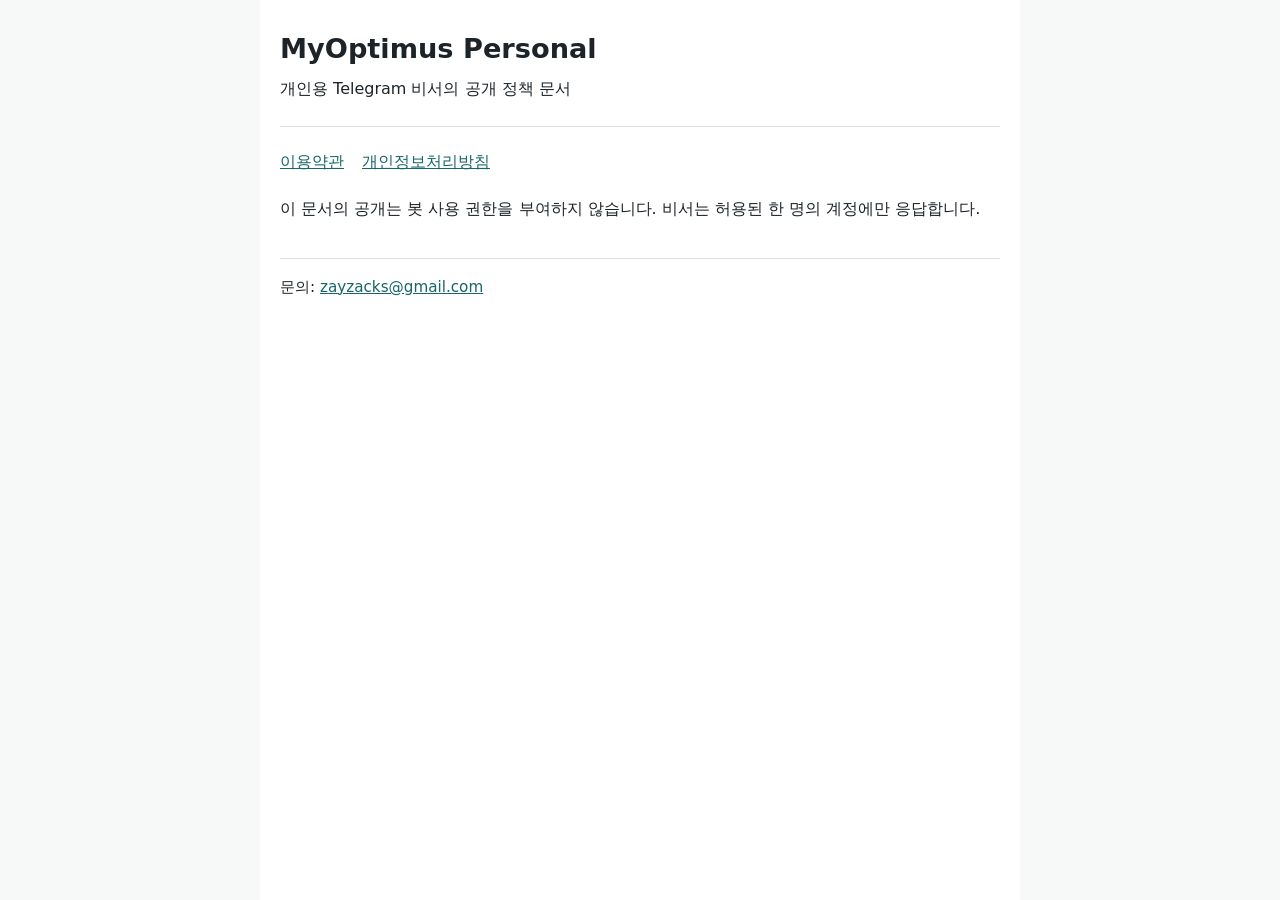
<file: index.html>
<!doctype html>
<html lang="ko">
<head>
  <meta charset="utf-8">
  <meta name="viewport" content="width=device-width, initial-scale=1">
  <title>MyOptimus Personal | 정책 안내</title>
  <link rel="stylesheet" href="style.css">
</head>
<body>
  <main>
    <header>
      <h1>MyOptimus Personal</h1>
      <p>개인용 Telegram 비서의 공개 정책 문서</p>
    </header>
    <nav aria-label="정책 문서">
      <a href="terms.html">이용약관</a>
      <a href="privacy.html">개인정보처리방침</a>
    </nav>
    <p>이 문서의 공개는 봇 사용 권한을 부여하지 않습니다. 비서는 허용된 한 명의 계정에만 응답합니다.</p>
    <footer>문의: <a href="mailto:zayzacks@gmail.com">zayzacks@gmail.com</a></footer>
  </main>
</body>
</html>
</file>
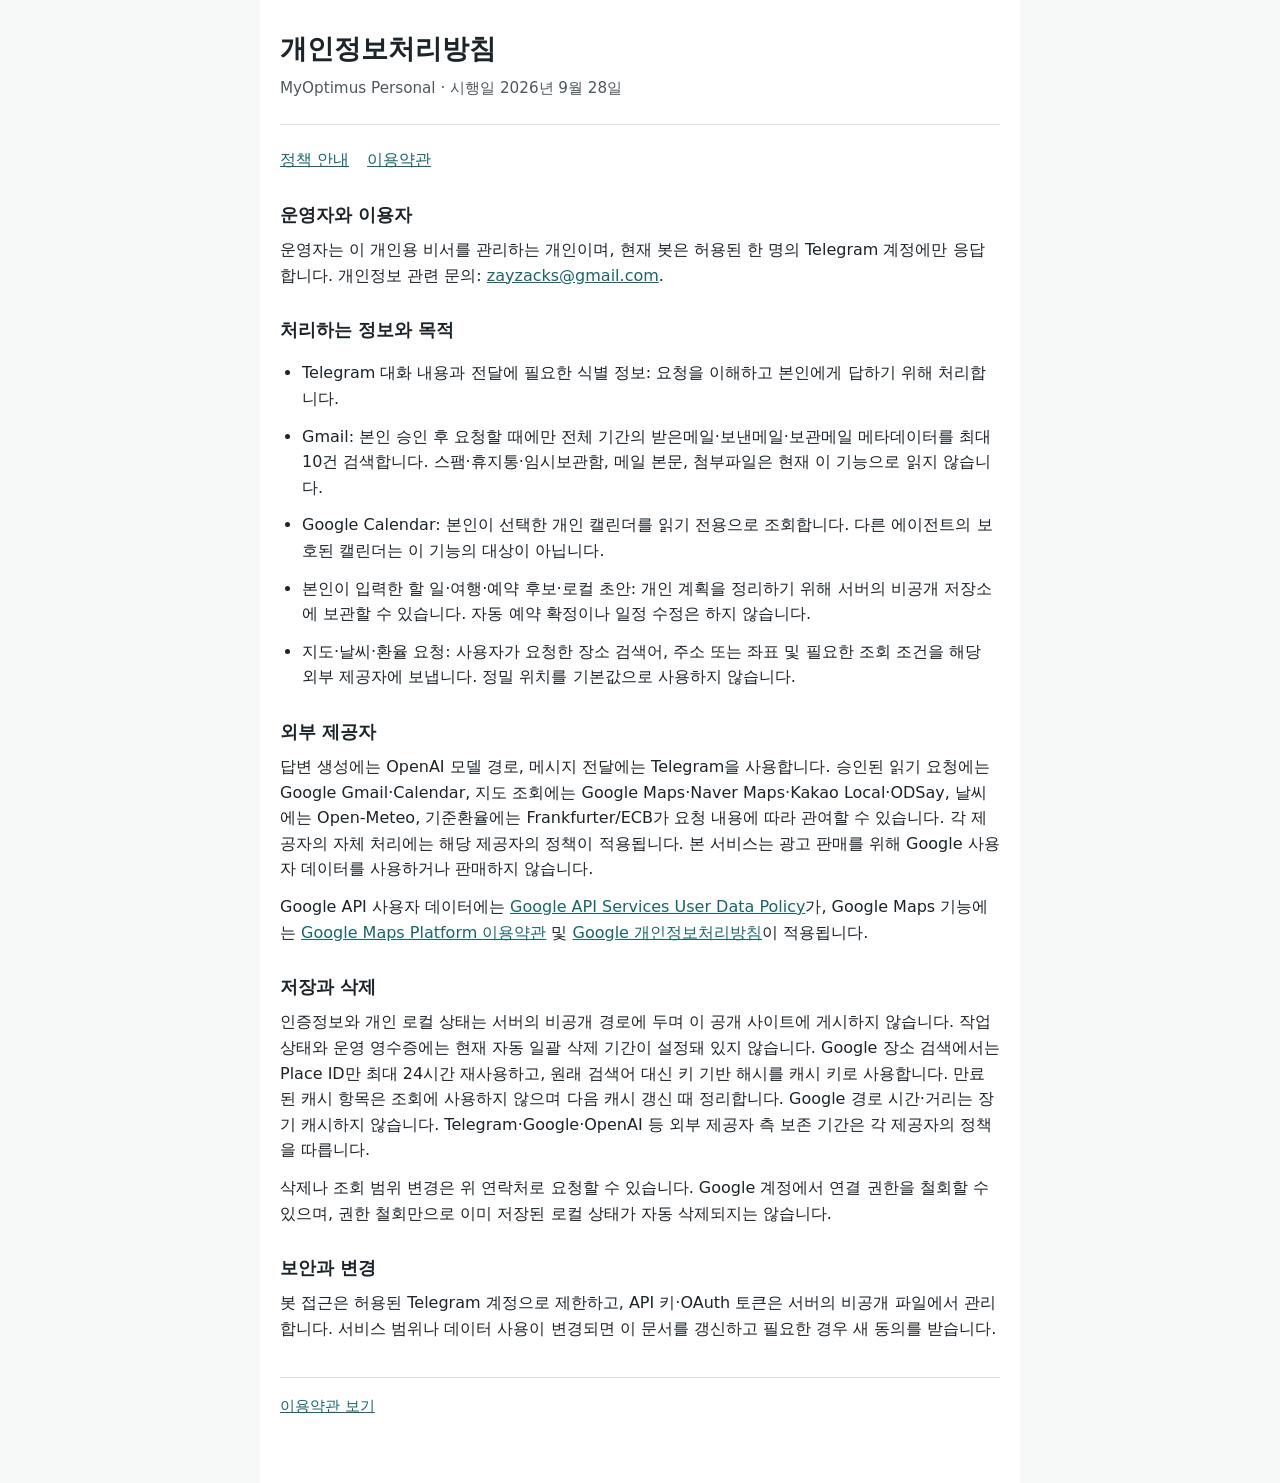
<file: privacy.html>
<!doctype html>
<html lang="ko">
<head>
  <meta charset="utf-8">
  <meta name="viewport" content="width=device-width, initial-scale=1">
  <title>개인정보처리방침 | MyOptimus Personal</title>
  <link rel="stylesheet" href="style.css">
</head>
<body>
  <main>
    <header>
      <h1>개인정보처리방침</h1>
      <p class="date">MyOptimus Personal · 시행일 2026년 9월 28일</p>
    </header>
    <nav aria-label="정책 문서"><a href="index.html">정책 안내</a><a href="terms.html">이용약관</a></nav>
    <h2>운영자와 이용자</h2>
    <p>운영자는 이 개인용 비서를 관리하는 개인이며, 현재 봇은 허용된 한 명의 Telegram 계정에만 응답합니다. 개인정보 관련 문의: <a href="mailto:zayzacks@gmail.com">zayzacks@gmail.com</a>.</p>
    <h2>처리하는 정보와 목적</h2>
    <ul>
      <li>Telegram 대화 내용과 전달에 필요한 식별 정보: 요청을 이해하고 본인에게 답하기 위해 처리합니다.</li>
      <li>Gmail: 본인 승인 후 요청할 때에만 전체 기간의 받은메일·보낸메일·보관메일 메타데이터를 최대 10건 검색합니다. 스팸·휴지통·임시보관함, 메일 본문, 첨부파일은 현재 이 기능으로 읽지 않습니다.</li>
      <li>Google Calendar: 본인이 선택한 개인 캘린더를 읽기 전용으로 조회합니다. 다른 에이전트의 보호된 캘린더는 이 기능의 대상이 아닙니다.</li>
      <li>본인이 입력한 할 일·여행·예약 후보·로컬 초안: 개인 계획을 정리하기 위해 서버의 비공개 저장소에 보관할 수 있습니다. 자동 예약 확정이나 일정 수정은 하지 않습니다.</li>
      <li>지도·날씨·환율 요청: 사용자가 요청한 장소 검색어, 주소 또는 좌표 및 필요한 조회 조건을 해당 외부 제공자에 보냅니다. 정밀 위치를 기본값으로 사용하지 않습니다.</li>
    </ul>
    <h2>외부 제공자</h2>
    <p>답변 생성에는 OpenAI 모델 경로, 메시지 전달에는 Telegram을 사용합니다. 승인된 읽기 요청에는 Google Gmail·Calendar, 지도 조회에는 Google Maps·Naver Maps·Kakao Local·ODSay, 날씨에는 Open-Meteo, 기준환율에는 Frankfurter/ECB가 요청 내용에 따라 관여할 수 있습니다. 각 제공자의 자체 처리에는 해당 제공자의 정책이 적용됩니다. 본 서비스는 광고 판매를 위해 Google 사용자 데이터를 사용하거나 판매하지 않습니다.</p>
    <p>Google API 사용자 데이터에는 <a href="https://developers.google.com/terms/api-services-user-data-policy">Google API Services User Data Policy</a>가, Google Maps 기능에는 <a href="https://cloud.google.com/maps-platform/terms">Google Maps Platform 이용약관</a> 및 <a href="https://policies.google.com/privacy">Google 개인정보처리방침</a>이 적용됩니다.</p>
    <h2>저장과 삭제</h2>
    <p>인증정보와 개인 로컬 상태는 서버의 비공개 경로에 두며 이 공개 사이트에 게시하지 않습니다. 작업 상태와 운영 영수증에는 현재 자동 일괄 삭제 기간이 설정돼 있지 않습니다. Google 장소 검색에서는 Place ID만 최대 24시간 재사용하고, 원래 검색어 대신 키 기반 해시를 캐시 키로 사용합니다. 만료된 캐시 항목은 조회에 사용하지 않으며 다음 캐시 갱신 때 정리합니다. Google 경로 시간·거리는 장기 캐시하지 않습니다. Telegram·Google·OpenAI 등 외부 제공자 측 보존 기간은 각 제공자의 정책을 따릅니다.</p>
    <p>삭제나 조회 범위 변경은 위 연락처로 요청할 수 있습니다. Google 계정에서 연결 권한을 철회할 수 있으며, 권한 철회만으로 이미 저장된 로컬 상태가 자동 삭제되지는 않습니다.</p>
    <h2>보안과 변경</h2>
    <p>봇 접근은 허용된 Telegram 계정으로 제한하고, API 키·OAuth 토큰은 서버의 비공개 파일에서 관리합니다. 서비스 범위나 데이터 사용이 변경되면 이 문서를 갱신하고 필요한 경우 새 동의를 받습니다.</p>
    <footer><a href="terms.html">이용약관 보기</a></footer>
  </main>
</body>
</html>
</file>
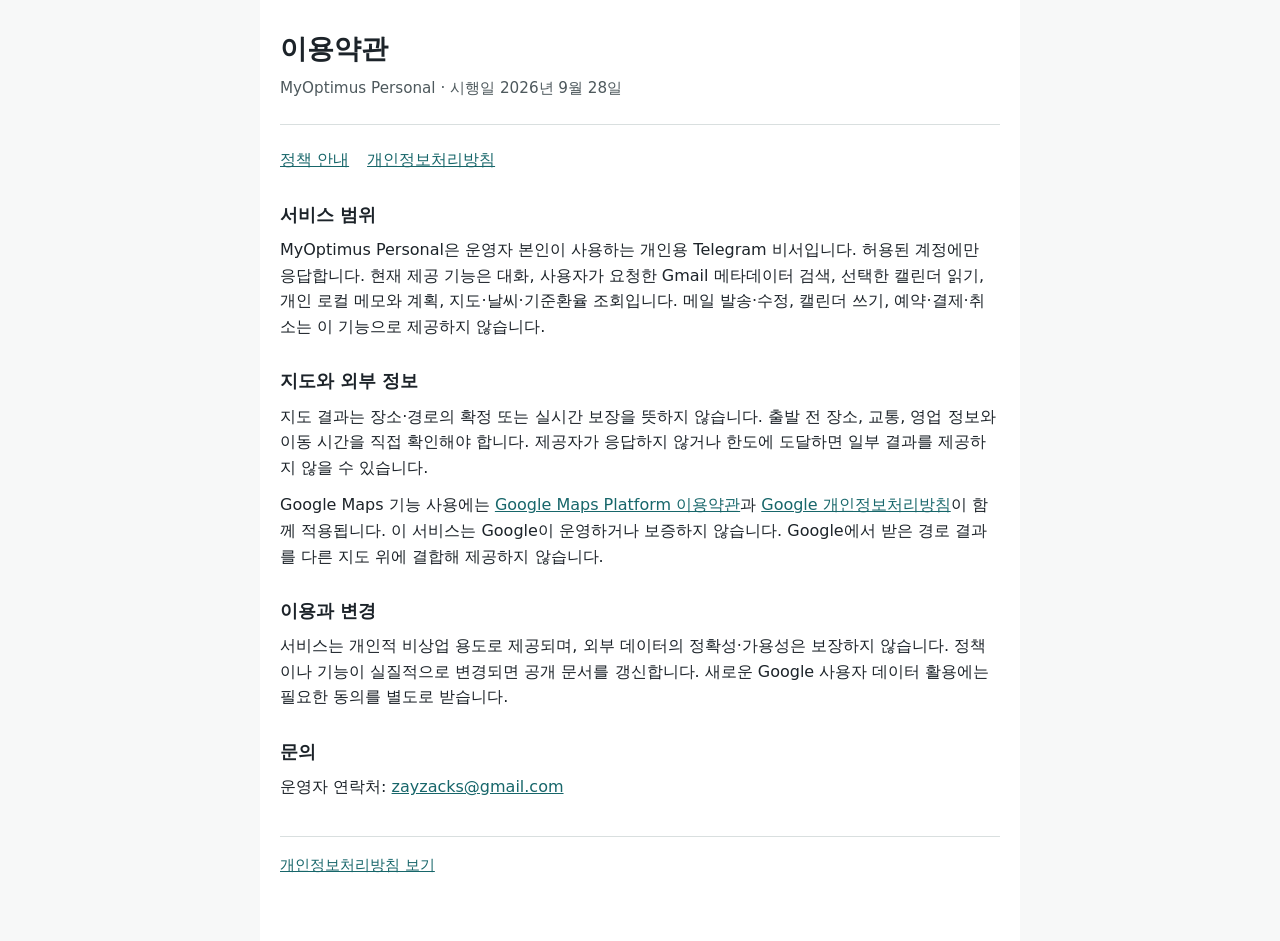
<file: terms.html>
<!doctype html>
<html lang="ko">
<head>
  <meta charset="utf-8">
  <meta name="viewport" content="width=device-width, initial-scale=1">
  <title>이용약관 | MyOptimus Personal</title>
  <link rel="stylesheet" href="style.css">
</head>
<body>
  <main>
    <header>
      <h1>이용약관</h1>
      <p class="date">MyOptimus Personal · 시행일 2026년 9월 28일</p>
    </header>
    <nav aria-label="정책 문서"><a href="index.html">정책 안내</a><a href="privacy.html">개인정보처리방침</a></nav>
    <h2>서비스 범위</h2>
    <p>MyOptimus Personal은 운영자 본인이 사용하는 개인용 Telegram 비서입니다. 허용된 계정에만 응답합니다. 현재 제공 기능은 대화, 사용자가 요청한 Gmail 메타데이터 검색, 선택한 캘린더 읽기, 개인 로컬 메모와 계획, 지도·날씨·기준환율 조회입니다. 메일 발송·수정, 캘린더 쓰기, 예약·결제·취소는 이 기능으로 제공하지 않습니다.</p>
    <h2>지도와 외부 정보</h2>
    <p>지도 결과는 장소·경로의 확정 또는 실시간 보장을 뜻하지 않습니다. 출발 전 장소, 교통, 영업 정보와 이동 시간을 직접 확인해야 합니다. 제공자가 응답하지 않거나 한도에 도달하면 일부 결과를 제공하지 않을 수 있습니다.</p>
    <p>Google Maps 기능 사용에는 <a href="https://cloud.google.com/maps-platform/terms">Google Maps Platform 이용약관</a>과 <a href="https://policies.google.com/privacy">Google 개인정보처리방침</a>이 함께 적용됩니다. 이 서비스는 Google이 운영하거나 보증하지 않습니다. Google에서 받은 경로 결과를 다른 지도 위에 결합해 제공하지 않습니다.</p>
    <h2>이용과 변경</h2>
    <p>서비스는 개인적 비상업 용도로 제공되며, 외부 데이터의 정확성·가용성은 보장하지 않습니다. 정책이나 기능이 실질적으로 변경되면 공개 문서를 갱신합니다. 새로운 Google 사용자 데이터 활용에는 필요한 동의를 별도로 받습니다.</p>
    <h2>문의</h2>
    <p>운영자 연락처: <a href="mailto:zayzacks@gmail.com">zayzacks@gmail.com</a></p>
    <footer><a href="privacy.html">개인정보처리방침 보기</a></footer>
  </main>
</body>
</html>
</file>
<file: style.css>
:root { color-scheme: light; font-family: system-ui, sans-serif; line-height: 1.6; }
body { margin: 0; color: #1c2329; background: #f7f8f8; }
main { max-width: 760px; margin: 0 auto; padding: 32px 20px 64px; background: #fff; min-height: 100vh; box-sizing: border-box; }
header { border-bottom: 1px solid #d9dfdf; padding-bottom: 12px; }
h1 { font-size: 1.7rem; line-height: 1.25; margin: 0 0 10px; }
h2 { font-size: 1.1rem; margin: 28px 0 8px; }
p, li { margin: 0 0 12px; }
ul { padding-left: 22px; }
nav { display: flex; flex-wrap: wrap; gap: 18px; margin: 22px 0; }
a { color: #17666a; overflow-wrap: anywhere; }
a:focus-visible { outline: 2px solid #17666a; outline-offset: 3px; }
footer { border-top: 1px solid #d9dfdf; margin-top: 36px; padding-top: 16px; font-size: 0.95rem; }
.date { color: #4e595d; font-size: 0.95rem; }
</file>
